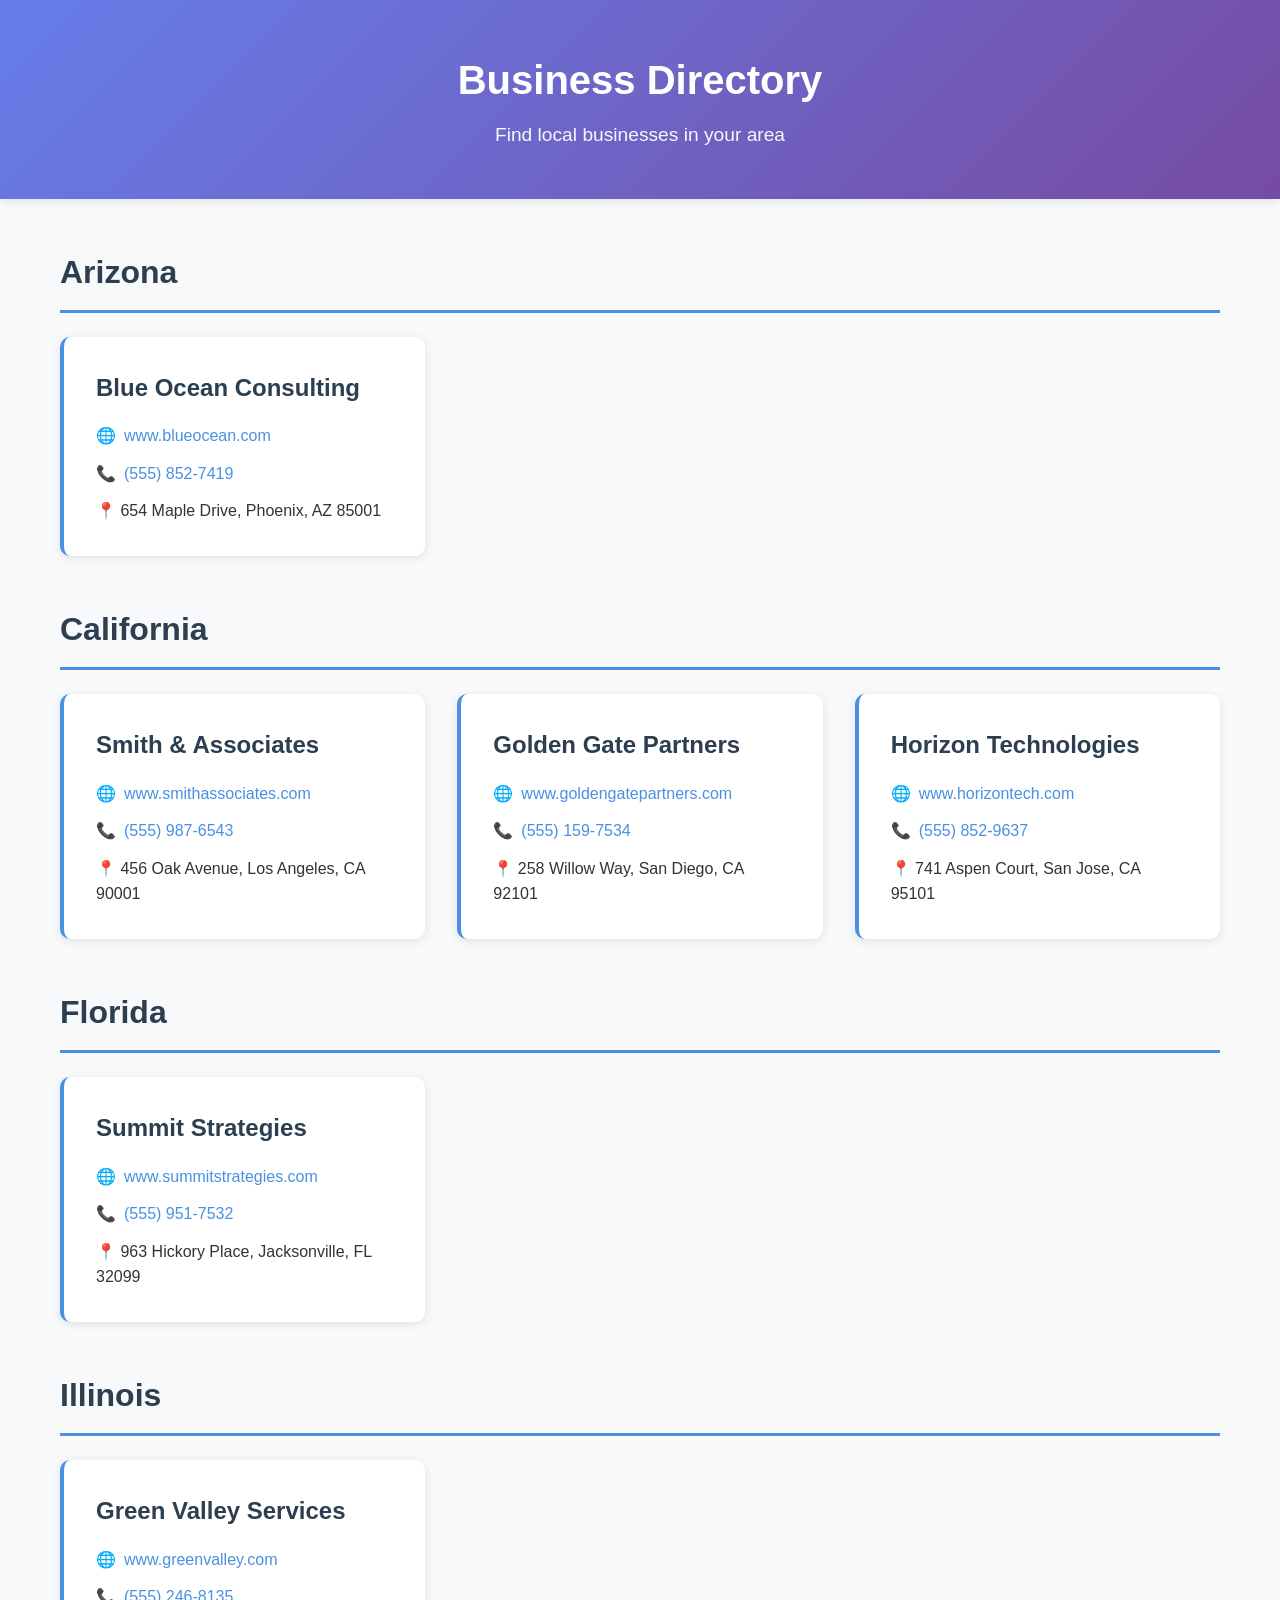
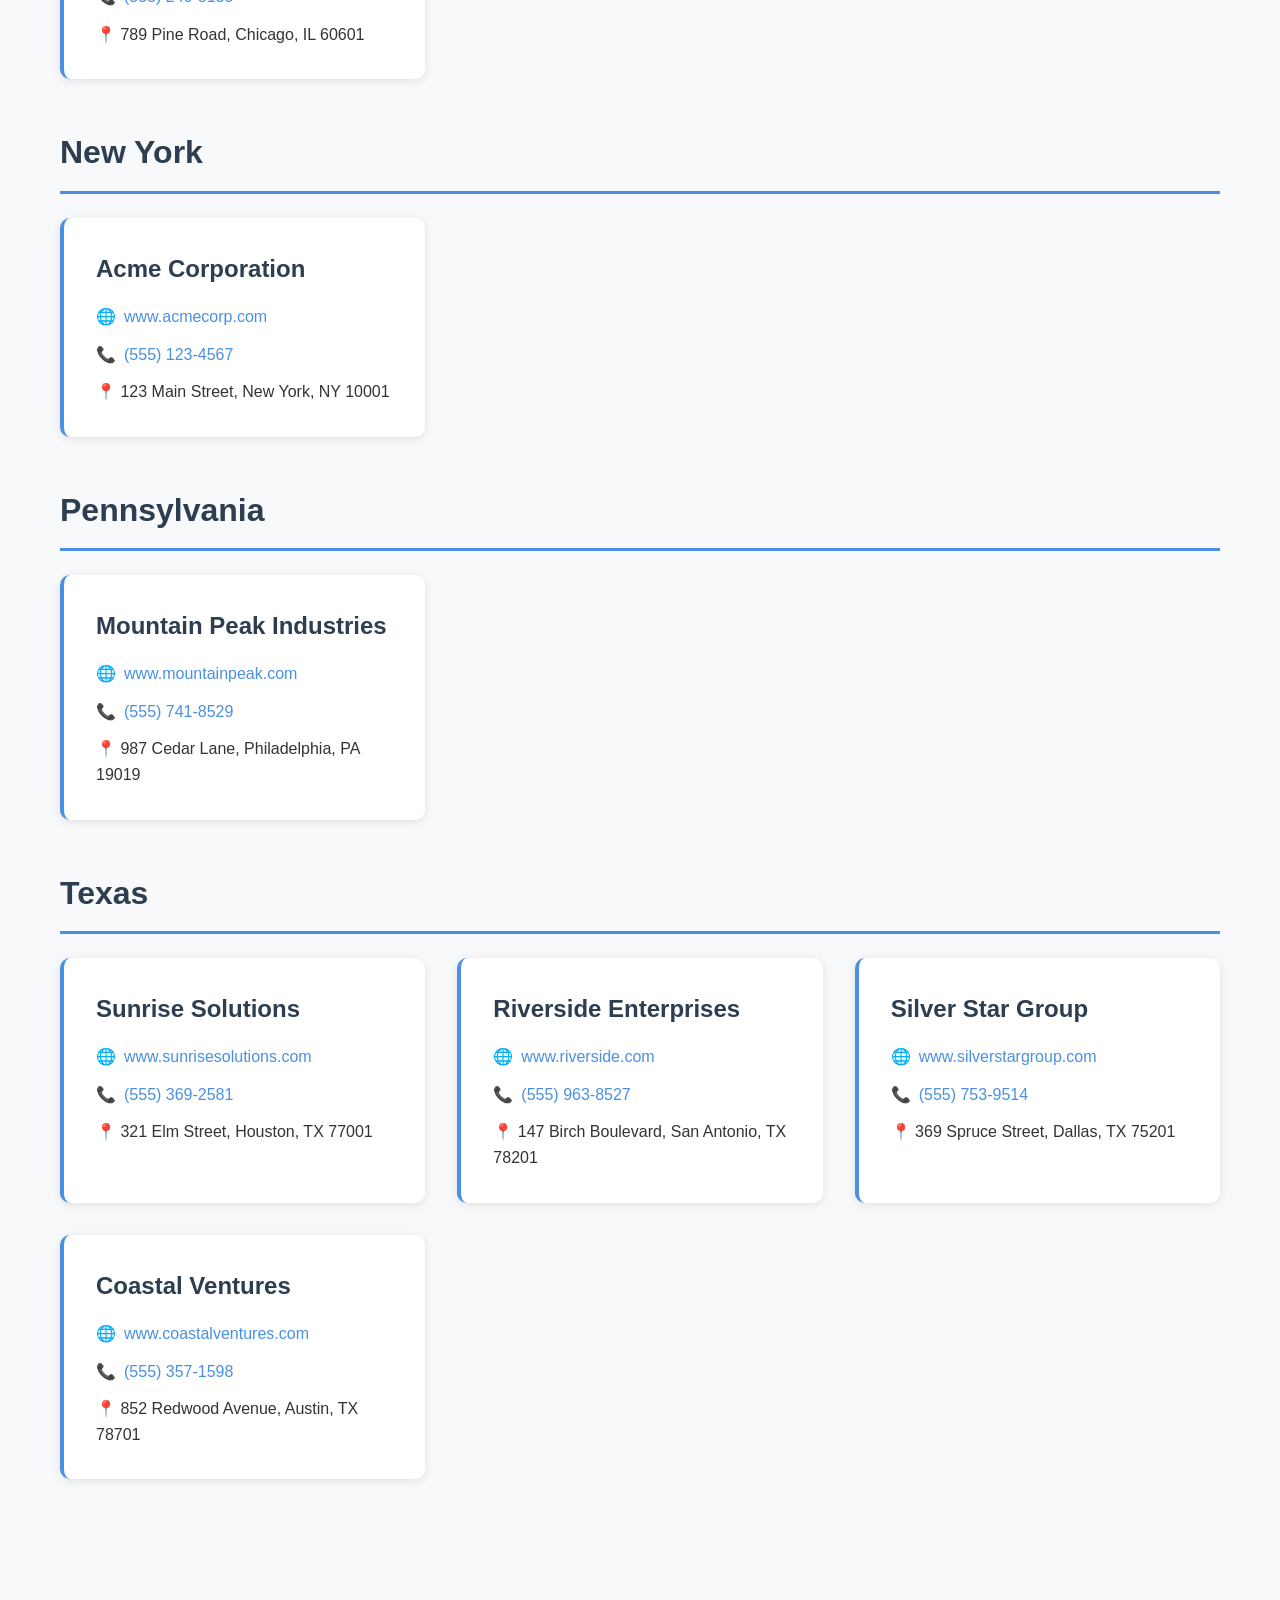
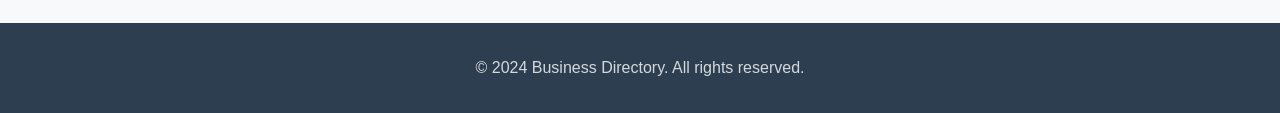
<file: index.html>
<!DOCTYPE html>
<html lang="en">

<head>
    <meta charset="UTF-8">
    <meta name="viewport" content="width=device-width, initial-scale=1.0">
    <link rel="icon" href="https://public-frontend-cos.metadl.com/mgx/img/favicon.png" type="image/png">
    <title>Business Directory</title>
    <link rel="stylesheet" href="./style.css">
</head>

<body>
    <!-- Header -->
    <header class="header">
        <div class="container">
            <div class="header-content">
                <h1>Business Directory</h1>
                <p>Find local businesses in your area</p>
            </div>
        </div>
    </header>

    <!-- Business Listings -->
    <section class="listings">
        <div class="container">
            <!-- Arizona -->
            <div class="state-section">
                <h2 class="state-header">Arizona</h2>
                <div class="listings-grid">
                    <div class="listing-card">
                        <h3>Blue Ocean Consulting</h3>
                        <div class="listing-details">
                            <p class="listing-info">🌐 <a href="https://www.blueocean.com" target="_blank">www.blueocean.com</a></p>
                            <p class="listing-info">📞 <a href="tel:+15558527419">(555) 852-7419</a></p>
                            <p class="listing-info">📍 654 Maple Drive, Phoenix, AZ 85001</p>
                        </div>
                    </div>
                </div>
            </div>

            <!-- California -->
            <div class="state-section">
                <h2 class="state-header">California</h2>
                <div class="listings-grid">
                    <div class="listing-card">
                        <h3>Smith & Associates</h3>
                        <div class="listing-details">
                            <p class="listing-info">🌐 <a href="https://www.smithassociates.com" target="_blank">www.smithassociates.com</a></p>
                            <p class="listing-info">📞 <a href="tel:+15559876543">(555) 987-6543</a></p>
                            <p class="listing-info">📍 456 Oak Avenue, Los Angeles, CA 90001</p>
                        </div>
                    </div>

                    <div class="listing-card">
                        <h3>Golden Gate Partners</h3>
                        <div class="listing-details">
                            <p class="listing-info">🌐 <a href="https://www.goldengatepartners.com" target="_blank">www.goldengatepartners.com</a></p>
                            <p class="listing-info">📞 <a href="tel:+15551597534">(555) 159-7534</a></p>
                            <p class="listing-info">📍 258 Willow Way, San Diego, CA 92101</p>
                        </div>
                    </div>

                    <div class="listing-card">
                        <h3>Horizon Technologies</h3>
                        <div class="listing-details">
                            <p class="listing-info">🌐 <a href="https://www.horizontech.com" target="_blank">www.horizontech.com</a></p>
                            <p class="listing-info">📞 <a href="tel:+15558529637">(555) 852-9637</a></p>
                            <p class="listing-info">📍 741 Aspen Court, San Jose, CA 95101</p>
                        </div>
                    </div>
                </div>
            </div>

            <!-- Florida -->
            <div class="state-section">
                <h2 class="state-header">Florida</h2>
                <div class="listings-grid">
                    <div class="listing-card">
                        <h3>Summit Strategies</h3>
                        <div class="listing-details">
                            <p class="listing-info">🌐 <a href="https://www.summitstrategies.com" target="_blank">www.summitstrategies.com</a></p>
                            <p class="listing-info">📞 <a href="tel:+15559517532">(555) 951-7532</a></p>
                            <p class="listing-info">📍 963 Hickory Place, Jacksonville, FL 32099</p>
                        </div>
                    </div>
                </div>
            </div>

            <!-- Illinois -->
            <div class="state-section">
                <h2 class="state-header">Illinois</h2>
                <div class="listings-grid">
                    <div class="listing-card">
                        <h3>Green Valley Services</h3>
                        <div class="listing-details">
                            <p class="listing-info">🌐 <a href="https://www.greenvalley.com" target="_blank">www.greenvalley.com</a></p>
                            <p class="listing-info">📞 <a href="tel:+15552468135">(555) 246-8135</a></p>
                            <p class="listing-info">📍 789 Pine Road, Chicago, IL 60601</p>
                        </div>
                    </div>
                </div>
            </div>

            <!-- New York -->
            <div class="state-section">
                <h2 class="state-header">New York</h2>
                <div class="listings-grid">
                    <div class="listing-card">
                        <h3>Acme Corporation</h3>
                        <div class="listing-details">
                            <p class="listing-info">🌐 <a href="https://www.acmecorp.com" target="_blank">www.acmecorp.com</a></p>
                            <p class="listing-info">📞 <a href="tel:+15551234567">(555) 123-4567</a></p>
                            <p class="listing-info">📍 123 Main Street, New York, NY 10001</p>
                        </div>
                    </div>
                </div>
            </div>

            <!-- Pennsylvania -->
            <div class="state-section">
                <h2 class="state-header">Pennsylvania</h2>
                <div class="listings-grid">
                    <div class="listing-card">
                        <h3>Mountain Peak Industries</h3>
                        <div class="listing-details">
                            <p class="listing-info">🌐 <a href="https://www.mountainpeak.com" target="_blank">www.mountainpeak.com</a></p>
                            <p class="listing-info">📞 <a href="tel:+15557418529">(555) 741-8529</a></p>
                            <p class="listing-info">📍 987 Cedar Lane, Philadelphia, PA 19019</p>
                        </div>
                    </div>
                </div>
            </div>

            <!-- Texas -->
            <div class="state-section">
                <h2 class="state-header">Texas</h2>
                <div class="listings-grid">
                    <div class="listing-card">
                        <h3>Sunrise Solutions</h3>
                        <div class="listing-details">
                            <p class="listing-info">🌐 <a href="https://www.sunrisesolutions.com" target="_blank">www.sunrisesolutions.com</a></p>
                            <p class="listing-info">📞 <a href="tel:+15553692581">(555) 369-2581</a></p>
                            <p class="listing-info">📍 321 Elm Street, Houston, TX 77001</p>
                        </div>
                    </div>

                    <div class="listing-card">
                        <h3>Riverside Enterprises</h3>
                        <div class="listing-details">
                            <p class="listing-info">🌐 <a href="https://www.riverside.com" target="_blank">www.riverside.com</a></p>
                            <p class="listing-info">📞 <a href="tel:+15559638527">(555) 963-8527</a></p>
                            <p class="listing-info">📍 147 Birch Boulevard, San Antonio, TX 78201</p>
                        </div>
                    </div>

                    <div class="listing-card">
                        <h3>Silver Star Group</h3>
                        <div class="listing-details">
                            <p class="listing-info">🌐 <a href="https://www.silverstargroup.com" target="_blank">www.silverstargroup.com</a></p>
                            <p class="listing-info">📞 <a href="tel:+15557539514">(555) 753-9514</a></p>
                            <p class="listing-info">📍 369 Spruce Street, Dallas, TX 75201</p>
                        </div>
                    </div>

                    <div class="listing-card">
                        <h3>Coastal Ventures</h3>
                        <div class="listing-details">
                            <p class="listing-info">🌐 <a href="https://www.coastalventures.com" target="_blank">www.coastalventures.com</a></p>
                            <p class="listing-info">📞 <a href="tel:+15553571598">(555) 357-1598</a></p>
                            <p class="listing-info">📍 852 Redwood Avenue, Austin, TX 78701</p>
                        </div>
                    </div>
                </div>
            </div>

        </div>
    </section>

    <!-- Footer -->
    <footer class="footer">
        <div class="container">
            <p>&copy; 2024 Business Directory. All rights reserved.</p>
        </div>
    </footer>

    <script type="module" src="./script.js"></script>
</body>

</html>
</file>
<file: style.css>
* {
    margin: 0;
    padding: 0;
    box-sizing: border-box;
}

:root {
    --primary-color: #4a90e2;
    --secondary-color: #2c3e50;
    --text-color: #333;
    --text-light: #666;
    --border-color: #e0e0e0;
    --bg-light: #f8f9fa;
    --white: #ffffff;
    --shadow: 0 2px 10px rgba(0, 0, 0, 0.1);
    --shadow-hover: 0 5px 20px rgba(0, 0, 0, 0.15);
}

body {
    font-family: 'Segoe UI', Tahoma, Geneva, Verdana, sans-serif;
    line-height: 1.6;
    color: var(--text-color);
    background: var(--bg-light);
}

.container {
    max-width: 1200px;
    margin: 0 auto;
    padding: 0 20px;
}

/* Header */
.header {
    background: linear-gradient(135deg, #667eea 0%, #764ba2 100%);
    color: var(--white);
    padding: 3rem 0;
    text-align: center;
    box-shadow: var(--shadow);
}

.header-content h1 {
    font-size: 2.5rem;
    margin-bottom: 0.5rem;
    font-weight: 700;
}

.header-content p {
    font-size: 1.2rem;
    opacity: 0.95;
}

/* Listings Section */
.listings {
    padding: 3rem 0;
}

.state-section {
    margin-bottom: 3rem;
}

.state-header {
    font-size: 2rem;
    color: var(--secondary-color);
    margin-bottom: 1.5rem;
    padding-bottom: 0.75rem;
    border-bottom: 3px solid var(--primary-color);
    font-weight: 600;
}

.listings-grid {
    display: grid;
    grid-template-columns: repeat(auto-fill, minmax(350px, 1fr));
    gap: 2rem;
    margin-bottom: 2rem;
}

.listing-card {
    background: var(--white);
    padding: 2rem;
    border-radius: 10px;
    box-shadow: var(--shadow);
    transition: all 0.3s;
    border-left: 4px solid var(--primary-color);
}

.listing-card:hover {
    transform: translateY(-5px);
    box-shadow: var(--shadow-hover);
}

.listing-card h3 {
    font-size: 1.5rem;
    color: var(--secondary-color);
    margin-bottom: 1rem;
    font-weight: 600;
}

.listing-details {
    display: flex;
    flex-direction: column;
    gap: 0.75rem;
}

.listing-info {
    color: var(--text-color);
    font-size: 1rem;
    display: flex;
    align-items: center;
    gap: 0.5rem;
}

.listing-info a {
    color: var(--primary-color);
    text-decoration: none;
    transition: color 0.3s;
}

.listing-info a:hover {
    color: #3a7bc8;
    text-decoration: underline;
}

/* Footer */
.footer {
    background: var(--secondary-color);
    color: var(--white);
    padding: 2rem 0;
    text-align: center;
    margin-top: 3rem;
}

.footer p {
    color: rgba(255, 255, 255, 0.8);
}

/* Responsive Design */
@media (max-width: 768px) {
    .header-content h1 {
        font-size: 2rem;
    }

    .header-content p {
        font-size: 1rem;
    }

    .state-header {
        font-size: 1.5rem;
    }

    .listings-grid {
        grid-template-columns: 1fr;
        gap: 1.5rem;
    }

    .listing-card {
        padding: 1.5rem;
    }

    .listing-card h3 {
        font-size: 1.3rem;
    }
}

@media (max-width: 480px) {
    .header {
        padding: 2rem 0;
    }

    .listings {
        padding: 2rem 0;
    }

    .state-section {
        margin-bottom: 2rem;
    }

    .state-header {
        font-size: 1.3rem;
        margin-bottom: 1rem;
    }

    .listing-card {
        padding: 1.25rem;
    }

    .listing-info {
        font-size: 0.95rem;
    }
}
</file>
